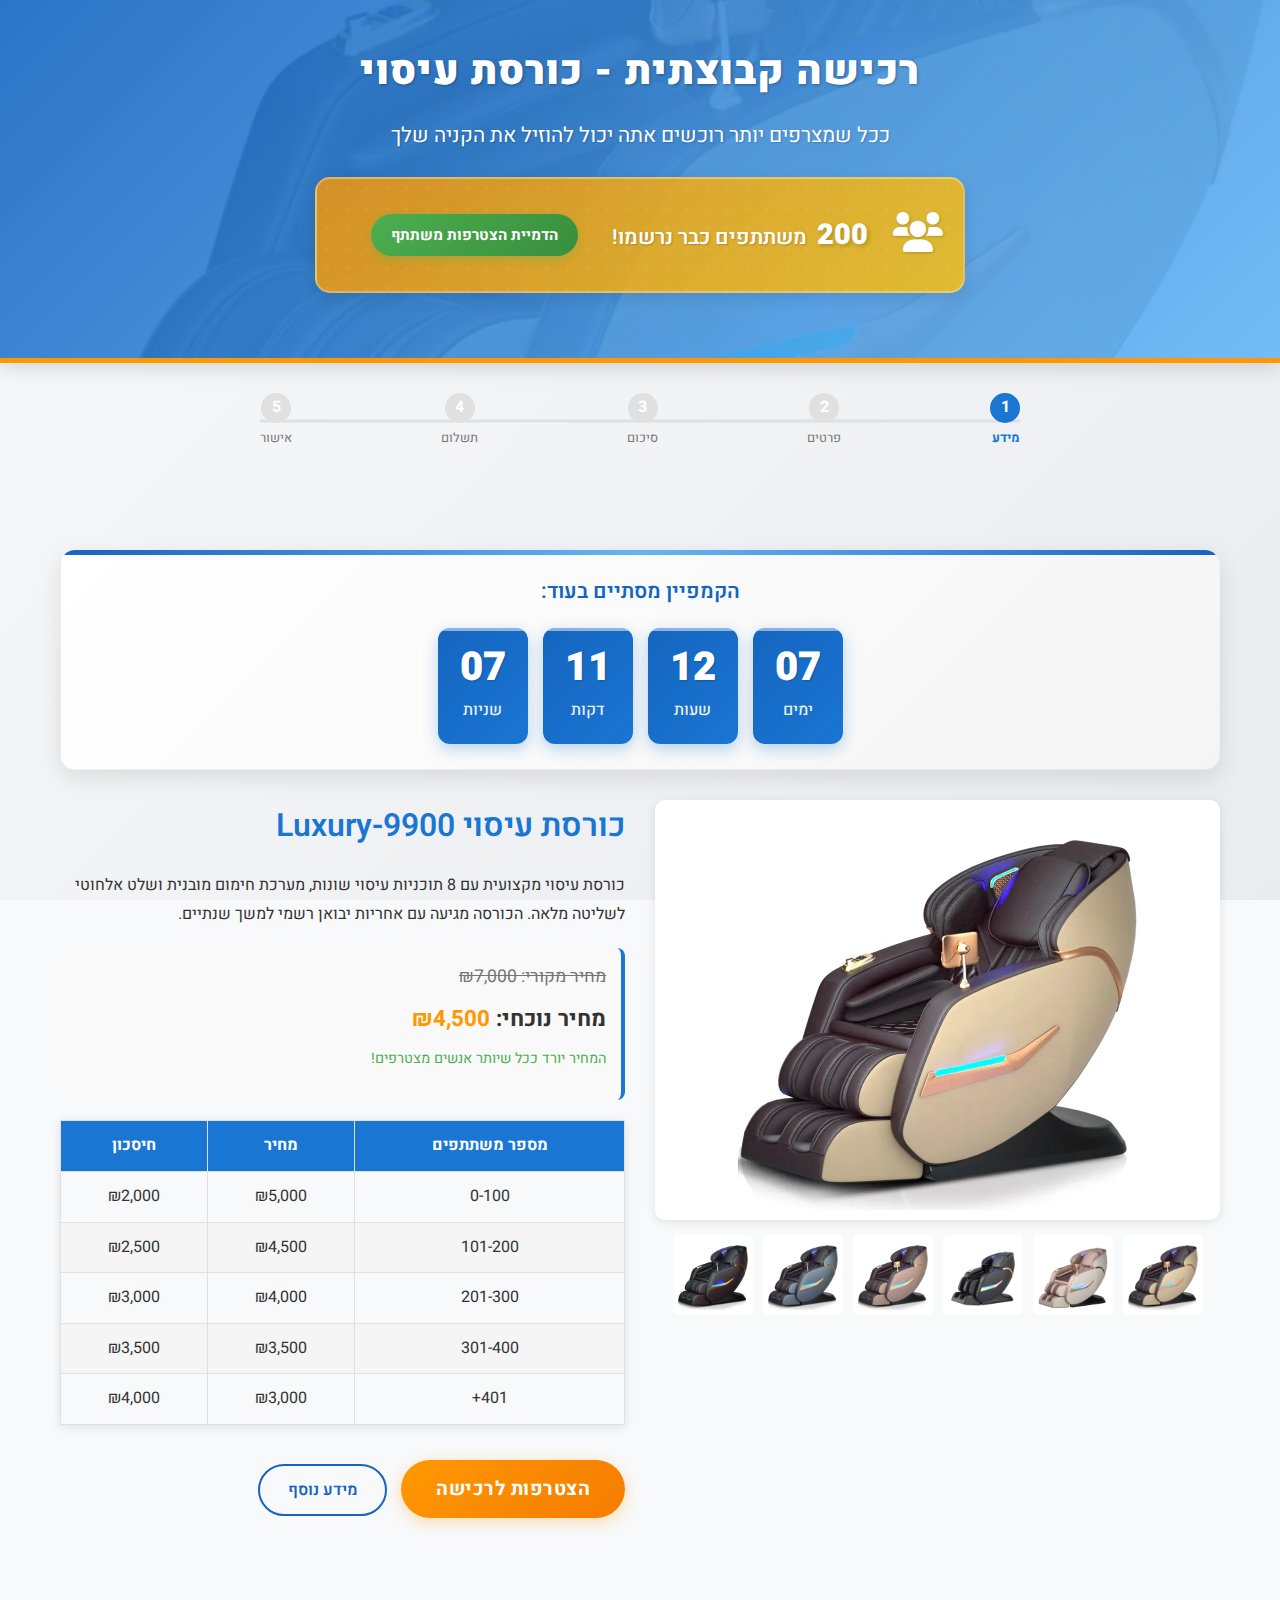
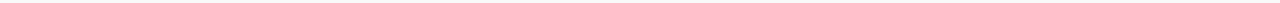
<file: index.html>
<!DOCTYPE html>
<html lang="he" dir="rtl">
<head>
  <meta charset="UTF-8">
  <meta name="viewport" content="width=device-width, initial-scale=1.0, maximum-scale=1.0, user-scalable=no">
  <meta name="apple-mobile-web-app-capable" content="yes">
  <meta name="mobile-web-app-capable" content="yes">
  <title>רכישה קבוצתית חכמה - כורסת עיסוי</title>
  <link href="https://fonts.googleapis.com/css2?family=Heebo:wght@300;400;500;700;900&display=swap" rel="stylesheet">
  <link rel="stylesheet" href="https://cdnjs.cloudflare.com/ajax/libs/font-awesome/6.0.0-beta3/css/all.min.css">
  <link rel="stylesheet" href="style.css">
</head>
<body>
  <!-- אלמנט הודעה -->
  <div id="message" class="message"></div>
  
  <!-- כותרת ראשית -->
  <div class="header">
    <h1>רכישה קבוצתית - כורסת עיסוי</h1>
    <p>ככל שמצרפים יותר רוכשים אתה יכול להוזיל את הקניה שלך</p>
    <div class="participants-counter">
      <div class="counter-icon"><i class="fas fa-users"></i></div>
      <div class="counter-text">
        <span id="participants-count">125</span> משתתפים כבר נרשמו!
      </div>
      <button onclick="addNewParticipant()" class="simulate-btn">הדמיית הצטרפות משתתף</button>
    </div>
  </div>
  
  <!-- סרגל התקדמות -->
  <div class="progress-container">
    <div class="progress-bar">
      <div class="progress-step" data-step="1">
        <div class="step-number">1</div>
        <div class="step-label">מידע</div>
      </div>
      <div class="progress-step" data-step="2">
        <div class="step-number">2</div>
        <div class="step-label">פרטים</div>
      </div>
      <div class="progress-step" data-step="3">
        <div class="step-number">3</div>
        <div class="step-label">סיכום</div>
      </div>
      <div class="progress-step" data-step="4">
        <div class="step-number">4</div>
        <div class="step-label">תשלום</div>
      </div>
      <div class="progress-step" data-step="5">
        <div class="step-number">5</div>
        <div class="step-label">אישור</div>
      </div>
    </div>
  </div>
  
  <!-- שלב 1: מידע כללי -->
  <div id="step1" class="step">
    <div class="container">
      <div class="countdown-container">
        <p>הקמפיין מסתיים בעוד:</p>
        <div class="timer">
          <div class="timer-item">
            <div id="days" class="timer-value">00</div>
            <div class="timer-label">ימים</div>
          </div>
          <div class="timer-item">
            <div id="hours" class="timer-value">00</div>
            <div class="timer-label">שעות</div>
          </div>
          <div class="timer-item">
            <div id="minutes" class="timer-value">00</div>
            <div class="timer-label">דקות</div>
          </div>
          <div class="timer-item">
            <div id="seconds" class="timer-value">00</div>
            <div class="timer-label">שניות</div>
          </div>
        </div>
      </div>
      
      <div class="product-info">
        <div class="product-gallery">
          <div class="main-image">
            <img id="main-product-image" src="images/1.webp" alt="כורסת עיסוי">
          </div>
          <div class="thumbnail-images">
            <img src="images/1.webp" alt="כורסת עיסוי - מבט קדמי" onclick="changeMainImage(this.src)">
            <img src="images/2.webp" alt="כורסת עיסוי - מבט צד" onclick="changeMainImage(this.src)">
            <img src="images/3.webp" alt="כורסת עיסוי - מבט אחורי" onclick="changeMainImage(this.src)">
            <img src="images/4.webp" alt="כורסת עיסוי - פרטים" onclick="changeMainImage(this.src)">
            <img src="images/5.webp" alt="כורסת עיסוי - שלט רחוק" onclick="changeMainImage(this.src)">
            <img src="images/6.webp" alt="כורסת עיסוי - מצב הטיה" onclick="changeMainImage(this.src)">
          </div>
        </div>
        
        <div class="product-details">
          <h2>כורסת עיסוי Luxury-9900</h2>
          <p class="product-description">
            כורסת עיסוי מקצועית עם 8 תוכניות עיסוי שונות, מערכת חימום מובנית ושלט אלחוטי לשליטה מלאה.
            הכורסה מגיעה עם אחריות יבואן רשמי למשך שנתיים.
          </p>
          
          <div class="price-info">
            <div class="original-price">
              <span>מחיר מקורי: </span>
              <span class="price">₪7,000</span>
            </div>
            <div class="current-price">
              <span>מחיר נוכחי: </span>
              <span id="current-price" class="price highlight">₪5,000</span>
            </div>
            <div class="price-explanation">
              <p>המחיר יורד ככל שיותר אנשים מצטרפים!</p>
            </div>
          </div>
          
          <table class="price-table">
            <thead>
              <tr>
                <th>מספר משתתפים</th>
                <th>מחיר</th>
                <th>חיסכון</th>
              </tr>
            </thead>
            <tbody>
              <tr>
                <td>0-100</td>
                <td>₪5,000</td>
                <td>₪2,000</td>
              </tr>
              <tr>
                <td>101-200</td>
                <td>₪4,500</td>
                <td>₪2,500</td>
              </tr>
              <tr>
                <td>201-300</td>
                <td>₪4,000</td>
                <td>₪3,000</td>
              </tr>
              <tr>
                <td>301-400</td>
                <td>₪3,500</td>
                <td>₪3,500</td>
              </tr>
              <tr>
                <td>401+</td>
                <td>₪3,000</td>
                <td>₪4,000</td>
              </tr>
            </tbody>
          </table>
          
          <button class="cta" onclick="showStep(2)">הצטרפות לרכישה</button>
          <button class="secondary-btn" onclick="document.getElementById('info-modal').classList.add('active')">מידע נוסף</button>
        </div>
      </div>
    </div>
  </div>
  
  <!-- שלב 2: מילוי פרטים -->
  <div id="step2" class="step">
    <div class="container">
      <h2>מילוי פרטים אישיים</h2>
      
      <div class="participants-counter step-counter">
        <div class="counter-icon"><i class="fas fa-users"></i></div>
        <div class="counter-text">
          <span id="participants-count-step2">125</span> משתתפים כבר נרשמו!
        </div>
        <button onclick="addNewParticipant()" class="simulate-btn">הדמיית הצטרפות משתתף</button>
      </div>
      
      <form id="user-details-form" class="user-details-form">
        <div class="form-row">
          <div class="form-group">
            <label for="first-name">שם פרטי *</label>
            <input type="text" id="first-name" name="first-name" required>
          </div>
          <div class="form-group">
            <label for="last-name">שם משפחה *</label>
            <input type="text" id="last-name" name="last-name" required>
          </div>
        </div>
        
        <div class="form-row">
          <div class="form-group">
            <label for="phone">טלפון נייד *</label>
            <input type="tel" id="phone" name="phone" required>
          </div>
          <div class="form-group">
            <label for="email">דוא"ל *</label>
            <input type="email" id="email" name="email" required>
          </div>
        </div>
        
        <div class="form-row">
          <div class="form-group">
            <label for="city">עיר *</label>
            <input type="text" id="city" name="city" required>
          </div>
          <div class="form-group">
            <label for="street">רחוב *</label>
            <input type="text" id="street" name="street" required>
          </div>
          <div class="form-group">
            <label for="house-number">מספר בית *</label>
            <input type="text" id="house-number" name="house-number" required>
          </div>
        </div>
        
        <div class="form-group">
          <label for="notes">הערות</label>
          <textarea id="notes" name="notes"></textarea>
        </div>
        
        <div class="form-group">
          <label>אפשרויות משלוח *</label>
          <div class="radio-group">
            <label class="radio-label">
              <input type="radio" name="delivery-method" value="regular" checked>
              <span class="radio-text">משלוח רגיל (₪50)</span>
            </label>
            <label class="radio-label">
              <input type="radio" name="delivery-method" value="express">
              <span class="radio-text">משלוח מהיר (₪100)</span>
            </label>
          </div>
        </div>
        
        <div class="form-actions">
          <button type="button" class="secondary-btn" onclick="showStep(1)">חזרה</button>
          <button type="button" class="cta" onclick="submitUserDetails()">המשך</button>
        </div>
      </form>
    </div>
  </div>
  
  <!-- שלב 3: סיכום -->
  <div id="step3" class="step">
    <div class="container">
      <h2>סיכום הזמנה</h2>
      
      <div class="participants-counter step-counter">
        <div class="counter-icon"><i class="fas fa-users"></i></div>
        <div class="counter-text">
          <span id="participants-count-step3">125</span> משתתפים כבר נרשמו!
        </div>
        <button onclick="addNewParticipant()" class="simulate-btn">הדמיית הצטרפות משתתף</button>
      </div>
      
      <div class="summary-container">
        <div class="summary-product">
          <img src="images/1.webp" alt="כורסת עיסוי" class="summary-image">
          <div class="summary-product-details">
            <h3>כורסת עיסוי Luxury-9900</h3>
            <p>כורסת עיסוי מקצועית עם 8 תוכניות עיסוי שונות, מערכת חימום מובנית ושלט אלחוטי</p>
          </div>
        </div>
        
        <div class="summary-user-details">
          <h3>פרטי הלקוח</h3>
          <p><strong>שם מלא:</strong> <span id="summary-name"></span></p>
          <p><strong>טלפון:</strong> <span id="summary-phone"></span></p>
          <p><strong>דוא"ל:</strong> <span id="summary-email"></span></p>
          <p><strong>כתובת:</strong> <span id="summary-address"></span></p>
          <p><strong>אפשרות משלוח:</strong> <span id="summary-delivery"></span></p>
        </div>
        
        <div class="summary-price">
          <h3>סיכום מחירים</h3>
          <div class="price-row">
            <span>מחיר בסיס:</span>
            <span>₪7,000</span>
          </div>
          <div class="price-row">
            <span>הנחת רכישה קבוצתית:</span>
            <span id="summary-discount">₪2,000</span>
          </div>
          <div class="price-row">
            <span>מחיר לאחר הנחה:</span>
            <span id="summary-price">₪5,000</span>
          </div>
          <div class="price-row">
            <span>דמי משלוח:</span>
            <span id="summary-shipping">₪50</span>
          </div>
          <div class="price-row total">
            <span>סה"כ לתשלום:</span>
            <span id="summary-total">₪5,050</span>
          </div>
        </div>
        
        <div class="form-actions">
          <button type="button" class="secondary-btn" onclick="showStep(2)">חזרה</button>
          <button type="button" class="cta" onclick="showStep(4)">המשך לתשלום</button>
        </div>
      </div>
    </div>
  </div>
  
  <!-- שלב 4: תשלום -->
  <div id="step4" class="step">
    <div class="container">
      <h2>תשלום סופי</h2>
      <p>הגעת לשלב האחרון בתהליך – תשלום היתרה עבור הכורסה.</p>
      
      <div class="participants-counter step-counter">
        <div class="counter-icon"><i class="fas fa-users"></i></div>
        <div class="counter-text">
          <span id="participants-count-step4">125</span> משתתפים כבר נרשמו!
        </div>
        <button onclick="addNewParticipant()" class="simulate-btn">הדמיית הצטרפות משתתף</button>
      </div>

      <div class="info-box highlight-box">
        <p><strong>יתרה לתשלום:</strong> <span id="finalPayment" class="highlight">₪5,050</span></p>
      </div>

      <button id="payment-button" class="cta" onclick="simulatePayment()">לתשלום מאובטח</button>
    </div>
  </div>

  <!-- שלב 5: אישור -->
  <div id="step5" class="step">
    <div class="container">
      <h2>תודה על ההזמנה!</h2>
      <div class="info-box success-box">
        <p><i class="fas fa-check-circle" style="font-size: 3rem; color: #4CAF50; margin-bottom: 1rem;"></i></p>
        <p>התשלום התקבל בהצלחה.</p>
        <p>המשלוח ייצא במסגרת הייבוא הקבוצתי – נעדכן אותך בהמשך על זמני האספקה.</p>
        <p>פרטי ההזמנה נשלחו אליך למייל.</p>
        <p class="highlight">תודה שבחרת להצטרף לקניה החכמה!</p>
      </div>
    </div>
  </div>

  <!-- מודאל מידע נוסף -->
  <div id="info-modal" class="modal">
    <div class="modal-content">
      <button id="close-modal" class="close-modal">&times;</button>
      <h2>מידע נוסף על הרכישה הקבוצתית</h2>
      
      <h3>מפרט כורסת העיסוי</h3>
      <ul>
        <li>כורסת עיסוי מקצועית דגם Luxury-9900</li>
        <li>8 תוכניות עיסוי שונות</li>
        <li>מערכת חימום מובנית</li>
        <li>שלט אלחוטי לשליטה מלאה</li>
        <li>מנגנון הטיה מתכוונן</li>
        <li>ריפוד דמוי עור איכותי</li>
        <li>אחריות יבואן רשמי למשך שנתיים</li>
      </ul>
      
      <h3>שאלות נפוצות</h3>
      <p><strong>מתי מתבצע המשלוח?</strong><br>המשלוח מתבצע תוך 14-21 ימי עסקים מרגע סיום הקמפיין.</p>
      
      <p><strong>האם ניתן לבטל את ההזמנה?</strong><br>ניתן לבטל את ההזמנה עד 14 יום מרגע הרכישה, בהתאם לחוק הגנת הצרכן.</p>
      
      <p><strong>האם המחיר כולל הרכבה?</strong><br>כן, המחיר כולל הרכבה בבית הלקוח.</p>
      
      <p><strong>מה קורה אם לא מגיעים למספר המשתתפים המינימלי?</strong><br>הקמפיין יתקיים בכל מקרה, אך המחיר יהיה בהתאם למספר המשתתפים שהצטרפו בפועל.</p>
    </div>
  </div>

  <script src="script.js"></script>
</body>
</html>
</file>
<file: style.css>
/* סגנונות כלליים */
* {
  margin: 0;
  padding: 0;
  box-sizing: border-box;
}

body {
  font-family: 'Heebo', sans-serif;
  background-color: #f8f9fa;
  color: #333;
  line-height: 1.6;
  direction: rtl;
  background-image: linear-gradient(135deg, #f8f9fa 0%, #e9ecef 100%);
  background-attachment: fixed;
}

.container {
  max-width: 1200px;
  margin: 0 auto;
  padding: 20px;
}

h1, h2, h3 {
  margin-bottom: 20px;
  color: #1976D2;
}

h1 {
  font-size: 2.5rem;
  font-weight: 700;
}

h2 {
  font-size: 2rem;
  font-weight: 600;
}

h3 {
  font-size: 1.5rem;
  font-weight: 500;
}

p {
  margin-bottom: 15px;
}

button {
  cursor: pointer;
  font-family: 'Heebo', sans-serif;
}

/* כותרת ראשית */
.header {
  background: linear-gradient(135deg, #1565C0, #64B5F6);
  color: white;
  padding: 40px 20px;
  text-align: center;
  box-shadow: 0 4px 20px rgba(0, 0, 0, 0.15);
  position: relative;
  overflow: hidden;
  border-bottom: 5px solid #FF9800;
}

.header::before {
  content: '';
  position: absolute;
  top: 0;
  left: 0;
  right: 0;
  bottom: 0;
  background-image: url('images/1.webp');
  background-size: cover;
  background-position: center;
  opacity: 0.1;
  z-index: 0;
}

.header h1 {
  color: white;
  margin-bottom: 15px;
  position: relative;
  z-index: 1;
  text-shadow: 1px 1px 3px rgba(0, 0, 0, 0.3);
  font-weight: 900;
  letter-spacing: 1px;
}

.header p {
  font-size: 1.3rem;
  margin-bottom: 25px;
  position: relative;
  z-index: 1;
  text-shadow: 1px 1px 2px rgba(0, 0, 0, 0.2);
  max-width: 800px;
  margin-left: auto;
  margin-right: auto;
}

/* מונה משתתפים */
.participants-counter {
  display: flex;
  align-items: center;
  justify-content: center;
  background: linear-gradient(135deg, rgba(255, 152, 0, 0.8), rgba(255, 193, 7, 0.8));
  border-radius: 15px;
  padding: 20px;
  margin: 25px auto;
  max-width: 650px;
  box-shadow: 0 5px 15px rgba(0, 0, 0, 0.1);
  position: relative;
  overflow: hidden;
  border: 2px solid rgba(255, 255, 255, 0.3);
}

.participants-counter::before {
  content: '';
  position: absolute;
  top: 0;
  left: 0;
  right: 0;
  bottom: 0;
  background: url('data:image/svg+xml;utf8,<svg xmlns="http://www.w3.org/2000/svg" width="20" height="20" viewBox="0 0 20 20"><circle cx="10" cy="10" r="2" fill="white" opacity="0.2"/></svg>');
  opacity: 0.3;
  z-index: 0;
}

.counter-icon {
  font-size: 2.5rem;
  margin-left: 20px;
  color: white;
  text-shadow: 1px 1px 3px rgba(0, 0, 0, 0.2);
  position: relative;
  z-index: 1;
  animation: pulse-icon 2s infinite ease-in-out;
}

@keyframes pulse-icon {
  0% { transform: scale(1); }
  50% { transform: scale(1.1); }
  100% { transform: scale(1); }
}

.counter-text {
  font-size: 1.3rem;
  font-weight: 600;
  color: white;
  text-shadow: 1px 1px 2px rgba(0, 0, 0, 0.2);
  position: relative;
  z-index: 1;
}

.counter-text span {
  font-weight: 900;
  font-size: 1.8rem;
  color: white;
  display: inline-block;
  margin: 0 5px;
  text-shadow: 2px 2px 4px rgba(0, 0, 0, 0.2);
}

/* סרגל התקדמות */
.progress-container {
  margin: 30px auto;
  max-width: 800px;
  padding: 0 20px;
}

.progress-bar {
  display: flex;
  justify-content: space-between;
  position: relative;
  margin-bottom: 30px;
  max-width: 100%;
}

.progress-bar::before {
  content: '';
  position: absolute;
  top: 50%;
  left: 0;
  transform: translateY(-50%);
  width: 100%;
  height: 3px;
  background-color: #e0e0e0;
  z-index: 1;
}

.progress-step {
  position: relative;
  z-index: 2;
  display: flex;
  flex-direction: column;
  align-items: center;
}

.step-number {
  width: 30px;
  height: 30px;
  border-radius: 50%;
  background-color: #e0e0e0;
  color: #fff;
  display: flex;
  align-items: center;
  justify-content: center;
  font-weight: bold;
  margin-bottom: 5px;
}

.step-label {
  font-size: 0.8rem;
  color: #757575;
}

.progress-step.active .step-number {
  background-color: #1976D2;
}

.progress-step.active .step-label {
  color: #1976D2;
  font-weight: bold;
}

.progress-step.completed .step-number {
  background-color: #4CAF50;
}

.progress-step.completed .step-label {
  color: #4CAF50;
}

/* שלבים */
.step {
  display: none;
  padding: 20px 0;
}

.step.active {
  display: block;
}

/* טיימר */
.countdown-container {
  text-align: center;
  margin: 30px 0;
  padding: 25px;
  background: linear-gradient(135deg, #ffffff, #f5f5f5);
  border-radius: 15px;
  box-shadow: 0 8px 25px rgba(0, 0, 0, 0.1);
  border: 1px solid rgba(0, 0, 0, 0.05);
  position: relative;
  overflow: hidden;
}

.countdown-container::before {
  content: '';
  position: absolute;
  top: 0;
  left: 0;
  right: 0;
  height: 5px;
  background: linear-gradient(90deg, #1565C0, #64B5F6, #1565C0);
  z-index: 1;
}

.countdown-container p {
  font-size: 1.3rem;
  font-weight: 600;
  color: #1565C0;
  margin-bottom: 20px;
}

.timer {
  display: flex;
  justify-content: center;
  gap: 15px;
  margin-top: 15px;
  flex-wrap: wrap;
}

.timer-item {
  background: linear-gradient(135deg, #1565C0, #1976D2);
  color: white;
  border-radius: 12px;
  padding: 20px 15px;
  min-width: 90px;
  text-align: center;
  box-shadow: 0 5px 15px rgba(25, 118, 210, 0.3);
  position: relative;
  overflow: hidden;
  transition: transform 0.3s ease, box-shadow 0.3s ease;
}

.timer-item:hover {
  transform: translateY(-5px);
  box-shadow: 0 8px 20px rgba(25, 118, 210, 0.4);
}

.timer-item::after {
  content: '';
  position: absolute;
  top: 0;
  left: 0;
  right: 0;
  height: 3px;
  background: rgba(255, 255, 255, 0.5);
}

.timer-value {
  font-size: 2.5rem;
  font-weight: 900;
  text-shadow: 1px 1px 2px rgba(0, 0, 0, 0.2);
  display: block;
  line-height: 1;
}

.timer-label {
  font-size: 1rem;
  margin-top: 10px;
  font-weight: 500;
  opacity: 0.9;
  display: block;
}

/* מידע על המוצר */
.product-info {
  display: flex;
  flex-wrap: wrap;
  gap: 30px;
  margin: 30px 0;
}

.product-gallery {
  flex: 1;
  min-width: 300px;
}

.main-image {
  width: 100%;
  margin-bottom: 15px;
  border-radius: 10px;
  overflow: hidden;
  box-shadow: 0 2px 10px rgba(0, 0, 0, 0.1);
  background-color: white;
  padding: 10px;
  text-align: center;
}

.main-image img {
  width: 100%;
  max-height: 400px;
  object-fit: contain;
  display: block;
  margin: 0 auto;
  transition: opacity 0.3s ease, transform 0.3s ease;
}

@keyframes pulse {
  0% { transform: scale(1); }
  50% { transform: scale(1.02); }
  100% { transform: scale(1); }
}

.main-image:hover img {
  animation: pulse 2s infinite ease-in-out;
}

.thumbnail-images {
  display: flex;
  gap: 10px;
  flex-wrap: wrap;
  justify-content: center;
}

.thumbnail-images img {
  width: 80px;
  height: 80px;
  object-fit: cover;
  border-radius: 5px;
  cursor: pointer;
  transition: all 0.2s;
  border: 2px solid transparent;
  background-color: white;
  padding: 3px;
}

.thumbnail-images img:hover {
  transform: scale(1.05);
  border-color: #1976D2;
  box-shadow: 0 2px 8px rgba(25, 118, 210, 0.3);
}

.product-details {
  flex: 1;
  min-width: 300px;
}

.product-description {
  margin-bottom: 20px;
  line-height: 1.8;
}

.price-info {
  margin-bottom: 20px;
  padding: 15px;
  background-color: #f9f9f9;
  border-radius: 8px;
  border-right: 4px solid #1976D2;
}

.original-price {
  font-size: 1.1rem;
  text-decoration: line-through;
  color: #757575;
}

.current-price {
  font-size: 1.4rem;
  font-weight: bold;
  margin: 10px 0;
}

.highlight {
  color: #FF9800;
  font-weight: bold;
}

.price-explanation {
  font-size: 0.9rem;
  color: #4CAF50;
}

/* טבלת מחירים */
.price-table {
  width: 100%;
  border-collapse: collapse;
  margin: 20px 0;
  box-shadow: 0 2px 10px rgba(0, 0, 0, 0.1);
}

.price-table th, .price-table td {
  padding: 12px;
  text-align: center;
  border: 1px solid #e0e0e0;
}

.price-table th {
  background-color: #1976D2;
  color: white;
}

.price-table tr:nth-child(even) {
  background-color: #f5f5f5;
}

.price-table tr:hover {
  background-color: #e3f2fd;
}

/* כפתורים */
.cta {
  background: linear-gradient(135deg, #FF9800, #F57C00);
  color: white;
  border: none;
  border-radius: 50px;
  padding: 15px 35px;
  font-size: 1.2rem;
  font-weight: bold;
  cursor: pointer;
  transition: all 0.3s ease;
  display: inline-block;
  margin: 15px 0;
  box-shadow: 0 4px 15px rgba(255, 152, 0, 0.3);
  position: relative;
  overflow: hidden;
  text-align: center;
  letter-spacing: 0.5px;
}

.cta::before {
  content: '';
  position: absolute;
  top: 0;
  left: 0;
  width: 100%;
  height: 100%;
  background: linear-gradient(90deg, rgba(255, 255, 255, 0), rgba(255, 255, 255, 0.2), rgba(255, 255, 255, 0));
  transform: translateX(-100%);
  transition: transform 0.6s ease;
}

.cta:hover {
  background: linear-gradient(135deg, #F57C00, #FF9800);
  transform: translateY(-3px);
  box-shadow: 0 6px 20px rgba(255, 152, 0, 0.4);
}

.cta:hover::before {
  transform: translateX(100%);
}

.cta:active {
  transform: translateY(-1px);
  box-shadow: 0 3px 10px rgba(255, 152, 0, 0.3);
}

.secondary-btn {
  background-color: transparent;
  color: #1565C0;
  border: 2px solid #1565C0;
  border-radius: 50px;
  padding: 12px 28px;
  font-size: 1rem;
  font-weight: 600;
  cursor: pointer;
  transition: all 0.3s ease;
  display: inline-block;
  margin: 10px 10px 10px 0;
  position: relative;
  overflow: hidden;
  z-index: 1;
}

.secondary-btn::after {
  content: '';
  position: absolute;
  top: 0;
  left: 0;
  width: 100%;
  height: 100%;
  background-color: #1565C0;
  z-index: -1;
  transform: scaleX(0);
  transform-origin: right;
  transition: transform 0.3s ease;
}

.secondary-btn:hover {
  color: white;
}

.secondary-btn:hover::after {
  transform: scaleX(1);
  transform-origin: left;
}

/* טופס פרטים */
.user-details-form {
  background-color: white;
  padding: 30px;
  border-radius: 10px;
  box-shadow: 0 2px 10px rgba(0, 0, 0, 0.1);
  margin: 20px 0;
}

.form-row {
  display: flex;
  flex-wrap: wrap;
  gap: 20px;
  margin-bottom: 20px;
}

.form-group {
  flex: 1;
  min-width: 250px;
  margin-bottom: 20px;
}

.form-group label {
  display: block;
  margin-bottom: 8px;
  font-weight: 500;
}

.form-group input,
.form-group select,
.form-group textarea {
  width: 100%;
  padding: 12px;
  border: 1px solid #ddd;
  border-radius: 5px;
  font-family: 'Heebo', sans-serif;
  font-size: 1rem;
}

.form-group textarea {
  height: 100px;
  resize: vertical;
}

.form-group input:focus,
.form-group select:focus,
.form-group textarea:focus {
  outline: none;
  border-color: #1976D2;
  box-shadow: 0 0 0 2px rgba(25, 118, 210, 0.2);
}

.form-group input.error {
  border-color: #f44336;
}

.radio-group {
  display: flex;
  flex-direction: column;
  gap: 10px;
}

.radio-label {
  display: flex;
  align-items: center;
  cursor: pointer;
}

.radio-label input {
  margin-left: 10px;
  width: auto;
}

.form-actions {
  display: flex;
  justify-content: space-between;
  margin-top: 30px;
}

/* סיכום */
.summary-container {
  background-color: white;
  padding: 30px;
  border-radius: 10px;
  box-shadow: 0 2px 10px rgba(0, 0, 0, 0.1);
  margin: 20px 0;
}

.summary-product {
  display: flex;
  align-items: center;
  gap: 20px;
  padding-bottom: 20px;
  border-bottom: 1px solid #eee;
  margin-bottom: 20px;
}

.summary-product img.summary-image {
  width: 150px;
  height: 150px;
  object-fit: contain;
  border-radius: 8px;
  box-shadow: 0 3px 10px rgba(0, 0, 0, 0.1);
  padding: 10px;
  background-color: white;
  transition: transform 0.3s ease;
}

.summary-product img.summary-image:hover {
  transform: scale(1.05);
  box-shadow: 0 5px 15px rgba(0, 0, 0, 0.15);
}

.summary-user-details,
.summary-price {
  margin-bottom: 30px;
}

.price-row {
  display: flex;
  justify-content: space-between;
  margin-bottom: 10px;
}

.price-row.total {
  font-weight: bold;
  font-size: 1.2rem;
  margin-top: 15px;
  padding-top: 15px;
  border-top: 1px solid #eee;
}

/* מונה משתתפים בשלבים */
.step-counter {
  background-color: #e3f2fd;
  margin: 20px 0;
}

/* תיבות מידע */
.info-box {
  background-color: #f5f5f5;
  padding: 20px;
  border-radius: 10px;
  margin: 20px 0;
  text-align: center;
}

.highlight-box {
  background-color: #fff3e0;
  border-right: 4px solid #FF9800;
}

.success-box {
  background-color: #e8f5e9;
  border-right: 4px solid #4CAF50;
}

/* מודאל */
.modal {
  display: none;
  position: fixed;
  top: 0;
  left: 0;
  width: 100%;
  height: 100%;
  background-color: rgba(0, 0, 0, 0.5);
  z-index: 1000;
  justify-content: center;
  align-items: center;
  padding: 20px;
}

.modal-content {
  background-color: white;
  padding: 30px;
  border-radius: 10px;
  max-width: 800px;
  width: 100%;
  max-height: 90vh;
  overflow-y: auto;
  position: relative;
}

.close-modal {
  position: absolute;
  top: 10px;
  left: 10px;
  font-size: 1.5rem;
  background: none;
  border: none;
  cursor: pointer;
  color: #777;
}

.modal.active {
  display: flex;
}

/* אלמנט הודעה */
.message {
  position: fixed;
  top: 20px;
  left: 50%;
  transform: translateX(-50%);
  padding: 15px 25px;
  border-radius: 50px;
  background-color: #4CAF50;
  color: white;
  font-weight: 500;
  box-shadow: 0 3px 10px rgba(0, 0, 0, 0.2);
  z-index: 1000;
  display: none;
  max-width: 80%;
  text-align: center;
}

.message.error {
  background-color: #f44336;
}

.message.info {
  background-color: #2196F3;
}

/* סגנון כפתור הדמיית הצטרפות משתמש */
.simulate-btn {
  background: linear-gradient(135deg, #4CAF50, #388E3C);
  color: white;
  border: none;
  border-radius: 30px;
  padding: 10px 20px;
  margin: 15px auto;
  cursor: pointer;
  font-size: 15px;
  font-weight: bold;
  transition: all 0.3s ease;
  display: block;
  text-align: center;
  width: auto;
  max-width: 100%;
  box-shadow: 0 3px 10px rgba(76, 175, 80, 0.3);
  position: relative;
  overflow: hidden;
  z-index: 1;
}

.simulate-btn::before {
  content: '';
  position: absolute;
  top: 0;
  left: 0;
  width: 100%;
  height: 100%;
  background: linear-gradient(90deg, rgba(255, 255, 255, 0), rgba(255, 255, 255, 0.2), rgba(255, 255, 255, 0));
  transform: translateX(-100%);
  transition: transform 0.5s ease;
  z-index: -1;
}

.simulate-btn:hover {
  background: linear-gradient(135deg, #388E3C, #4CAF50);
  transform: translateY(-2px);
  box-shadow: 0 5px 15px rgba(76, 175, 80, 0.4);
}

.simulate-btn:hover::before {
  transform: translateX(100%);
}

.simulate-btn:active {
  background-color: #3e8e41;
  transform: translateY(0);
  box-shadow: 0 2px 8px rgba(76, 175, 80, 0.3);
}

.simulate-btn i {
  margin-left: 8px;
}

/* סגנונות למכשירים ניידים */
.mobile-device .touch-active {
  transform: scale(0.97);
  opacity: 0.9;
}

.mobile-device button:active {
  transform: scale(0.97);
}

/* התאמה למובייל */
@media (max-width: 768px) {
  /* התאמת כפתורים */
  .simulate-btn {
    width: 90%;
    margin: 10px auto;
    font-size: 12px;
    padding: 6px 10px;
  }
  
  .cta, .secondary-btn {
    width: 100%;
    margin: 10px auto;
    font-size: 1rem;
    padding: 0.7rem 1rem;
    display: block;
  }
  
  /* התאמת מונה משתתפים */
  .participants-counter {
    flex-direction: column;
    align-items: center;
    padding: 15px 10px;
  }
  
  /* התאמת טיימר */
  .timer {
    gap: 0.5rem;
  }
  
  .timer-item {
    min-width: 50px;
    padding: 0.5rem;
  }
  
  .timer-value {
    font-size: 1.2rem;
  }
  
  .timer-label {
    font-size: 0.7rem;
  }
  
  /* התאמת טופס */
  .form-group {
    margin-bottom: 15px;
  }
  
  .form-group label {
    font-size: 0.9rem;
  }
  
  .form-group input,
  .form-group select,
  .form-group textarea {
    padding: 8px;
    font-size: 0.9rem;
  }
  
  /* התאמת טבלת מחירים */
  .price-table {
    font-size: 0.9rem;
  }
  
  .price-table th, .price-table td {
    padding: 6px;
  }
  
  /* התאמת כותרות */
  .header h1 {
    font-size: 1.6rem;
  }
  
  .header p {
    font-size: 0.9rem;
  }
  
  .step h2 {
    font-size: 1.4rem;
  }
  
  /* התאמת תיבות מידע */
  .info-box {
    padding: 15px;
    margin: 15px 0;
  }
  
  /* התאמת מידע מוצר */
  .product-info {
    flex-direction: column;
  }
  
  /* התאמת סיכום */
  .summary-product {
    flex-direction: column;
    text-align: center;
  }
  
  .form-actions {
    flex-direction: column;
  }
}
</file>
